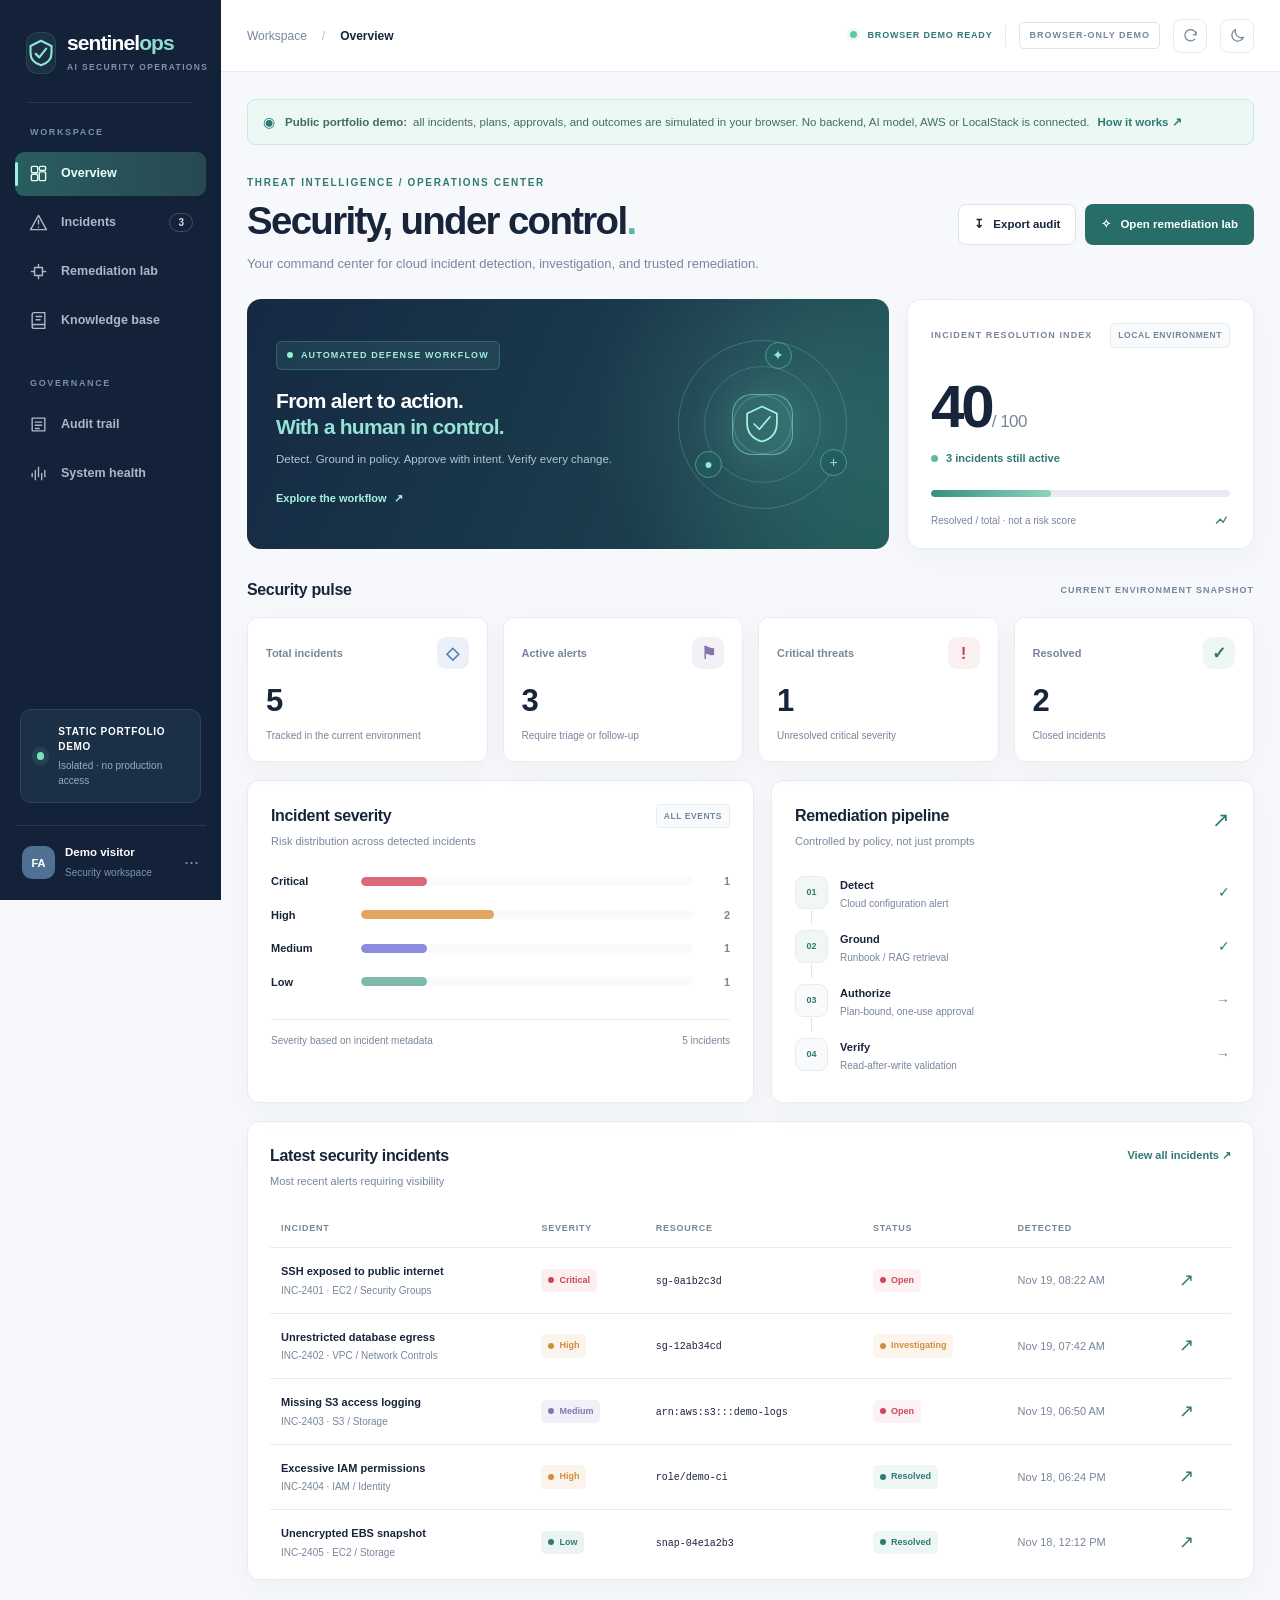
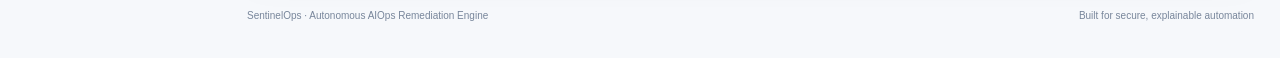
<file: portfolio/public/index.html>
<!doctype html>
<html lang="en" data-theme="light">
<head>
  <meta charset="utf-8">
  <meta name="viewport" content="width=device-width, initial-scale=1">
  <meta name="color-scheme" content="light dark">
  <meta name="description" content="SentinelOps browser-only portfolio preview of an AI-assisted cloud remediation lab. Simulated incidents, no cloud connection.">
  <title>SentinelOps — AIOps Remediation Lab</title>
  <link rel="icon" href="./favicon.svg" type="image/svg+xml">
  <link rel="stylesheet" href="./styles.css">
  <script src="./demo-api.js" defer></script>
  <script src="./app.js" defer></script>
</head>
<body>
  <div class="shell">
    <aside class="sidebar" id="sidebar" aria-label="Main navigation">
      <div class="brand"><div class="brand-mark"><svg viewBox="0 0 32 32" aria-hidden="true"><path d="M16 2L28 8v8c0 8-5 12-12 14C9 28 4 24 4 16V8L16 2Z" fill="none" stroke="currentColor" stroke-width="2.4"/><path d="M10 17l4 4 8-10" fill="none" stroke="currentColor" stroke-width="2.5" stroke-linecap="round" stroke-linejoin="round"/></svg></div><div><span class="brand-name">sentinel<span>ops</span></span><span class="brand-sub">AI SECURITY OPERATIONS</span></div></div>
      <div class="nav-divider"></div>
      <p class="nav-label">WORKSPACE</p>
      <nav class="nav-menu">
        <button class="nav-link active" data-page="overview" aria-current="page"><span class="nav-icon"><svg viewBox="0 0 24 24"><rect x="3" y="3" width="8" height="8" rx="1.5"/><rect x="13" y="3" width="8" height="5" rx="1.5"/><rect x="13" y="10" width="8" height="11" rx="1.5"/><rect x="3" y="13" width="8" height="8" rx="1.5"/></svg></span>Overview</button>
        <button class="nav-link" data-page="incidents"><span class="nav-icon"><svg viewBox="0 0 24 24"><path d="M12 3 2 21h20L12 3Z"/><path d="M12 9v5m0 4h.01"/></svg></span>Incidents <span class="nav-count" id="nav-count">—</span></button>
        <button class="nav-link" data-page="remediation"><span class="nav-icon"><svg viewBox="0 0 24 24"><path d="M7 7h10v10H7z"/><path d="M12 3v4m0 10v4M3 12h4m10 0h4"/></svg></span>Remediation lab</button>
        <button class="nav-link" data-page="runbooks"><span class="nav-icon"><svg viewBox="0 0 24 24"><path d="M4 19.5A2.5 2.5 0 0 1 6.5 17H20M6.5 2H20v20H6.5A2.5 2.5 0 0 1 4 19.5v-15A2.5 2.5 0 0 1 6.5 2Z"/><path d="M9 7h7M9 11h5"/></svg></span>Knowledge base</button>
      </nav>
      <p class="nav-label second-label">GOVERNANCE</p>
      <nav class="nav-menu">
        <button class="nav-link" data-page="audit"><span class="nav-icon"><svg viewBox="0 0 24 24"><path d="M4 4h16v16H4zM8 9h8M8 13h8M8 17h5"/></svg></span>Audit trail</button>
        <button class="nav-link" data-page="health"><span class="nav-icon"><svg viewBox="0 0 24 24"><path d="M4 16v-4m4 8V8m4 8V4m4 16v-8m4 4v-8"/></svg></span>System health</button>
      </nav>
      <div class="side-spacer"></div>
      <div class="sidebar-mode"><span class="side-dot"></span><div><strong id="side-mode">DEMO ENVIRONMENT</strong><small>Isolated · no production access</small></div></div>
      <div class="sidebar-footer"><div class="avatar">FA</div><div class="operator"><strong>Demo visitor</strong><small>Security workspace</small></div><span class="footer-more">···</span></div>
    </aside>

    <div class="main-wrap">
      <header class="topbar"><div class="top-left"><button class="icon-button menu-toggle" id="menu-toggle" aria-label="Toggle navigation"><svg viewBox="0 0 24 24"><path d="M4 6h16M4 12h16M4 18h16"/></svg></button><span class="top-path">Workspace</span><span class="chevron">/</span><strong id="breadcrumb">Overview</strong></div><div class="top-right"><span class="uptime"><span class="ping"></span> BROWSER DEMO READY</span><span class="header-sep"></span><span class="env-pill" id="env-pill">BROWSER-ONLY DEMO</span><button class="icon-button" id="refresh-btn" aria-label="Refresh dashboard" title="Refresh dashboard"><svg viewBox="0 0 24 24"><path d="M20 11a8 8 0 1 0-2 6m2-10v4h-4"/></svg></button><button class="icon-button" id="theme-toggle" aria-label="Toggle color theme" title="Toggle theme"><svg viewBox="0 0 24 24"><path d="M20.5 14.5a8.5 8.5 0 0 1-11-11 8.5 8.5 0 1 0 11 11Z"/></svg></button></div></header>
      <main class="main-content" id="main-content">
        <div class="demo-banner" id="demo-banner"><span class="demo-icon">◉</span><strong>Public portfolio demo:</strong> all incidents, plans, approvals, and outcomes are simulated in your browser. No backend, AI model, AWS or LocalStack is connected. <button id="about-mode" class="text-button">How it works <span>↗</span></button></div>
        <section class="page active" id="page-overview" aria-label="Overview">
          <div class="intro-header"><div><p class="eyebrow">THREAT INTELLIGENCE / OPERATIONS CENTER</p><h1>Security, under control<span class="period">.</span></h1><p class="subtitle">Your command center for cloud incident detection, investigation, and trusted remediation.</p></div><div class="intro-actions"><button class="button button-outline" id="export-report"><span>↧</span> Export audit</button><button class="button button-primary" data-action="go-remediation"><span>✧</span> Open remediation lab</button></div></div>
          <div class="overview-grid"><div class="hero-spot"><div class="hero-copy"><div class="hero-label"><span class="hero-live"></span> AUTOMATED DEFENSE WORKFLOW</div><h2>From alert to action.<br><em>With a human in control.</em></h2><p>Detect. Ground in policy. Approve with intent. Verify every change.</p><button class="hero-link" data-action="go-remediation">Explore the workflow <span>↗</span></button></div><div class="hero-orbit" aria-hidden="true"><div class="orbit orbit-1"></div><div class="orbit orbit-2"></div><div class="orbit orbit-3"></div><div class="orbit-center"><svg viewBox="0 0 48 48"><path d="M24 4 41 12v11c0 11-7 18-17 21C14 41 7 34 7 23V12L24 4Z"/><path d="m15 24 6 6 12-14"/></svg></div><span class="orbit-node node-a">✦</span><span class="orbit-node node-b">+</span><span class="orbit-node node-c">●</span></div></div><div class="posture-card"><div class="posture-top"><span class="small-label">SECURITY POSTURE</span><span class="tag tag-neutral">LOCAL ENVIRONMENT</span></div><div class="posture-number" id="posture-score">—<span>/ 100</span></div><p class="posture-status"><span class="posture-dot"></span> <span id="posture-copy">Evaluating incident posture</span></p><div class="posture-meter"><span id="posture-fill"></span></div><div class="posture-bottom"><span id="posture-caption">Based on local incident status</span><svg viewBox="0 0 24 24"><path d="m6 16 5-5 4 4 4-7"/></svg></div></div></div>
          <div class="section-line"><h3>Security pulse</h3><span class="section-note">CURRENT ENVIRONMENT SNAPSHOT</span></div>
          <div class="stat-grid" id="stat-grid"><div class="stat-card skeleton"></div><div class="stat-card skeleton"></div><div class="stat-card skeleton"></div><div class="stat-card skeleton"></div></div>
          <div class="two-col"><div class="panel distribution-panel"><div class="panel-head"><div><h3>Incident severity</h3><p>Risk distribution across detected incidents</p></div><span class="tag tag-neutral">ALL EVENTS</span></div><div class="distribution" id="severity-chart"></div><div class="panel-foot"><span>Severity based on incident metadata</span><span id="severity-total">— incidents</span></div></div><div class="panel workflow-panel"><div class="panel-head"><div><h3>Remediation pipeline</h3><p>Controlled by policy, not just prompts</p></div><div class="workflow-topicon">↗</div></div><div class="workflow-steps"><div class="workflow-step"><span class="step-icon step-detect">01</span><div><strong>Detect</strong><p>Cloud configuration alert</p></div><span class="step-right">✓</span></div><div class="workflow-step"><span class="step-icon step-retrieve">02</span><div><strong>Ground</strong><p>Runbook / RAG retrieval</p></div><span class="step-right">✓</span></div><div class="workflow-step"><span class="step-icon step-authorize">03</span><div><strong>Authorize</strong><p>Plan-bound, one-use approval</p></div><span class="step-right arrow-right">→</span></div><div class="workflow-step"><span class="step-icon step-verify">04</span><div><strong>Verify</strong><p>Read-after-write validation</p></div><span class="step-right arrow-right">→</span></div></div></div></div>
          <div class="panel incidents-overview"><div class="panel-head"><div><h3>Latest security incidents</h3><p>Most recent alerts requiring visibility</p></div><button class="link-button" data-page="incidents">View all incidents <span>↗</span></button></div><div class="table-scroll"><table class="data-table"><thead><tr><th>INCIDENT</th><th>SEVERITY</th><th>RESOURCE</th><th>STATUS</th><th>DETECTED</th><th></th></tr></thead><tbody id="recent-incidents"></tbody></table></div></div>
          <div class="footer-note"><span>SentinelOps · Autonomous AIOps Remediation Engine</span><span>Built for secure, explainable automation</span></div>
        </section>

        <section class="page" id="page-incidents" aria-label="Incidents">
          <div class="page-heading"><div><p class="eyebrow">DETECTION & TRIAGE</p><h1>Incident center<span class="period">.</span></h1><p class="subtitle">Investigate alert context, identify risk, and start a controlled response.</p></div><button class="button button-outline" id="refresh-incidents">⟳ Refresh incidents</button></div>
          <div class="filter-bar"><label class="search-input"><svg viewBox="0 0 24 24"><circle cx="11" cy="11" r="7"/><path d="m16 16 5 5"/></svg><input type="search" id="incident-search" placeholder="Search incidents, resources, services…" autocomplete="off"></label><div class="filter-buttons" id="severity-filters"><button class="filter-pill selected" data-severity="All">All</button><button class="filter-pill" data-severity="Critical">Critical</button><button class="filter-pill" data-severity="High">High</button><button class="filter-pill" data-severity="Medium">Medium</button><button class="filter-pill" data-severity="Low">Low</button></div></div>
          <div class="panel full-incidents"><div class="table-scroll"><table class="data-table"><thead><tr><th>INCIDENT / SOURCE</th><th>SEVERITY</th><th>RESOURCE</th><th>STATUS</th><th>DETECTED</th><th>RESPONSE</th></tr></thead><tbody id="all-incidents"></tbody></table></div><div class="empty-state hidden" id="no-incidents">No incidents match these filters.</div></div><div class="helper-note">Select any incident to open its investigation details. Only approved SSH playbooks support automated remediation in this version.</div>
        </section>

        <section class="page" id="page-remediation" aria-label="Remediation lab">
          <div class="page-heading"><div><p class="eyebrow">HUMAN-IN-THE-LOOP / CONTROLLED EXECUTION</p><h1>Remediation lab<span class="period">.</span></h1><p class="subtitle">Every action is scoped, reviewed, approved, and verified.</p></div><span class="tag tag-safe">● APPROVAL REQUIRED</span></div>
          <div class="lab-banner"><span class="lab-icon">⌁</span><div><strong>No cloud changes are possible in this public demo.</strong><p>This public preview demonstrates incident triage and plan-bound approvals using mock data. The actual Python / LocalStack lab runs locally and is not exposed here.</p></div></div>
          <div class="remediation-layout"><div class="remediation-main"><div class="panel incident-target"><div class="panel-head"><div><h3>01 · Select incident</h3><p>Choose an actionable alert to investigate</p></div><span class="tiny-counter">STEP 1 OF 3</span></div><label class="input-label" for="target-select">TARGET INCIDENT</label><select id="target-select" class="field"></select><div id="target-summary" class="target-summary"></div><button class="button button-primary" id="generate-plan">✧ Generate remediation plan</button></div><div class="panel plan-panel"><div class="panel-head"><div><h3>02 · Change proposal</h3><p>Review the exact operation before authorization</p></div><span class="tiny-counter">STEP 2 OF 3</span></div><div id="plan-output" class="placeholder-block"><div class="placeholder-illustration">⌘</div><strong>No plan generated</strong><p>Select an incident and generate a deterministic, runbook-grounded plan.</p></div></div></div><div class="remediation-side"><div class="panel approval-panel"><div class="panel-head"><div><h3>03 · Human approval</h3><p>Explicit authorization for one plan</p></div><span class="tiny-counter">STEP 3 OF 3</span></div><div class="security-callout"><span>◈</span><div><strong>Safety checkpoint</strong><p>Approval is tied to this plan and expires in 2 minutes. Each token can execute only once.</p></div></div><label class="input-label" for="approval-phrase">TYPE TO CONFIRM</label><div class="approval-hint" id="approval-hint">Generate a plan to see the exact phrase.</div><input id="approval-phrase" class="field" type="text" placeholder="Approval phrase" autocomplete="off" spellcheck="false" disabled><label class="confirm-row"><input type="checkbox" id="approve-check" disabled><span>I reviewed the target resource, scope, and expected change.</span></label><button id="approve-plan" class="button button-outline button-full" disabled>Authorize plan</button><button id="execute-plan" class="button button-primary button-full" disabled>Execute approved remediation ↗</button><div id="execution-result" role="status"></div></div><div class="panel runbook-snippet"><div class="panel-head"><div><h3>Policy grounding</h3><p>Evidence for the proposed action</p></div><span class="mini-book">▤</span></div><p id="runbook-source">Runbook retrieval happens during analysis.</p><button class="link-button" data-page="runbooks">Open knowledge base ↗</button></div></div></div>
        </section>

        <section class="page" id="page-runbooks" aria-label="Knowledge base"><div class="page-heading"><div><p class="eyebrow">RAG / STANDARD OPERATING PROCEDURES</p><h1>Knowledge base<span class="period">.</span></h1><p class="subtitle">Operational guidance comes from documented policy, not ungrounded model output.</p></div><button class="button button-outline" id="reload-runbook">⟳ Reload</button></div><div class="panel kb-panel"><div class="kb-header"><div class="kb-icon">▤</div><div><h3 id="kb-title">Security incident response</h3><p id="kb-source">Checking runbook source…</p></div><span class="tag tag-safe" id="kb-mode">LOCAL SOURCE</span></div><div class="kb-divider"></div><div class="kb-notice">Retrieval content is advisory and cannot authorize infrastructure changes. The deterministic playbook is the only execution path.</div><pre class="kb-body" id="kb-body">Loading…</pre></div></section>

        <section class="page" id="page-audit" aria-label="Audit trail"><div class="page-heading"><div><p class="eyebrow">TRACEABILITY / GOVERNANCE</p><h1>Audit trail<span class="period">.</span></h1><p class="subtitle">A transparent event history for plan creation, authorization, and execution.</p></div><button class="button button-outline" id="export-audit">↧ Export CSV</button></div><div class="panel"><div class="table-scroll"><table class="data-table"><thead><tr><th>TIME (UTC)</th><th>EVENT</th><th>RESOURCE</th><th>OUTCOME</th><th>DETAIL</th></tr></thead><tbody id="audit-table"></tbody></table></div></div><div class="helper-note">Public-demo audit events exist only in this browser tab. They are not server logs and reset on page reload. The local Python lab has a separate API and security boundary.</div></section>

        <section class="page" id="page-health" aria-label="System health"><div class="page-heading"><div><p class="eyebrow">OBSERVABILITY / RUNTIME</p><h1>System health<span class="period">.</span></h1><p class="subtitle">Inspect environment configuration and the trust boundaries of this local lab.</p></div><button class="button button-outline" id="health-refresh">⟳ Check status</button></div><div class="health-grid" id="health-grid"></div><div class="panel safety-panel"><div class="panel-head"><div><h3>Safety architecture</h3><p>Purpose-built boundaries for this portfolio implementation</p></div><span class="tag tag-safe">DEFENSE IN DEPTH</span></div><div class="safety-grid"><div><span>01</span><strong>No backend access</strong><p>This public version contains only static files and in-browser sample data.</p></div><div><span>02</span><strong>Allowlisted actions</strong><p>Only sample SSH rule changes are simulated; no cloud execution exists here.</p></div><div><span>03</span><strong>Plan-specific consent</strong><p>A client-side example demonstrates exact confirmation and expiring one-use approval.</p></div><div><span>04</span><strong>Verification mandatory</strong><p>Sample status changes are checked in browser memory, not against a cloud API.</p></div></div></div><div class="panel mode-panel"><div><h3>Simulation controls</h3><p>Restore the browser-only scenario and invalidate pending simulated approvals.</p></div><button id="reset-demo" class="button button-outline">Reset demo scenario</button></div></section>
      </main>
    </div>
  </div>
  <div class="drawer-backdrop hidden" id="drawer-backdrop"></div><aside class="detail-drawer hidden" id="detail-drawer" role="dialog" aria-modal="true" aria-labelledby="drawer-title"><button class="icon-button drawer-close" id="drawer-close" aria-label="Close incident details">×</button><div id="drawer-content"></div></aside>
  <div class="toast-stack" id="toast-stack" aria-live="polite"></div>
  <div class="mobile-overlay hidden" id="mobile-overlay"></div>
</body>
</html>
</file>
<file: portfolio/public/styles.css>
:root{--bg:#f6f8fb;--surface:#fff;--surface-2:#f8fafc;--text:#18243a;--muted:#78869b;--line:#e8ecf2;--line-2:#dce3ec;--accent:#317a73;--accent-dark:#205b56;--teal:#3c9f91;--nav:#142239;--nav-border:#293b53;--nav-text:#aab8ca;--shadow:0 9px 30px rgba(28,45,70,.035);--danger:#cc4858;--warn:#d48d3d;--blue:#4f81b7;--purple:#8874ad}
html[data-theme=dark]{--bg:#0f1929;--surface:#172439;--surface-2:#1c2c43;--text:#eef4f9;--muted:#9aadc4;--line:#2d3c51;--line-2:#385066;--accent:#7ad7c5;--accent-dark:#a1e8d9;--teal:#7ad7c5;--nav:#101b2c;--nav-border:#26384e;--nav-text:#a8bad0;--shadow:0 14px 36px rgba(0,0,0,.1);--danger:#f07b87;--warn:#efb866;--blue:#92b8e8;--purple:#baabe1}
*{box-sizing:border-box}body{margin:0;background:var(--bg);font-family:Inter,-apple-system,BlinkMacSystemFont,"Segoe UI",sans-serif;font-size:14px;line-height:1.5;color:var(--text);-webkit-font-smoothing:antialiased}button,input,select{font:inherit}button{cursor:pointer}button:disabled{opacity:.44;cursor:not-allowed}button:focus-visible,input:focus-visible,select:focus-visible{outline:3px solid #75cfc3;outline-offset:3px}svg{width:20px;height:20px;fill:none;stroke:currentColor;stroke-width:1.75;stroke-linecap:round;stroke-linejoin:round}h1,h2,h3,p{margin-top:0}h1{font-size:clamp(29px,3vw,39px);line-height:1.18;font-weight:745;letter-spacing:-1.65px;margin:8px 0 10px}h2{letter-spacing:-.9px}h3{font-weight:700;letter-spacing:-.35px;font-size:16px;margin:0}p{margin-bottom:0}.hidden{display:none!important}.shell{display:flex;min-height:100vh}.sidebar{width:248px;flex-shrink:0;min-height:100vh;background:var(--nav);color:#fff;padding:30px 15px 18px;display:flex;flex-direction:column;position:sticky;top:0;height:100vh;z-index:20}.brand{display:flex;align-items:center;gap:11px;padding:0 11px}.brand-mark{width:39px;height:42px;display:grid;place-items:center;color:#8de6d5;background:rgba(117,215,195,.08);border:1px solid rgba(135,230,210,.13);border-radius:12px}.brand-mark svg{width:28px;height:28px}.brand-name{display:block;font-size:21px;font-weight:760;line-height:1.2;letter-spacing:-.9px}.brand-name span{color:#90dcd0}.brand-sub{font-size:8.5px;letter-spacing:1.35px;color:#7e91ad;font-weight:800;white-space:nowrap}.nav-divider{height:1px;background:var(--nav-border);margin:26px 13px 23px}.nav-label{font-size:9px;letter-spacing:1.65px;color:#7790aa;font-weight:800;margin:0 15px 12px}.nav-label.second-label{margin-top:34px}.nav-menu{display:grid;gap:5px}.nav-link{display:flex;gap:13px;align-items:center;width:100%;height:44px;border-radius:9px;border:0;background:transparent;color:var(--nav-text);padding:0 13px;text-align:left;font-size:12.5px;font-weight:570;letter-spacing:.02px;position:relative}.nav-link:hover{color:white;background:#20334c}.nav-link.active{color:#effffb;background:linear-gradient(90deg,#285e60,#284852);font-weight:680}.nav-link.active:before{content:"";position:absolute;left:0;top:10px;bottom:10px;width:3px;border-radius:4px;background:#9af1dd}.nav-icon{display:grid;place-items:center;flex:0 0 20px}.nav-icon svg{width:19px;height:19px}.nav-count{margin-left:auto;padding:1px 8px;border:1px solid #3c5168;border-radius:15px;font-size:10px;color:#d1dde7}.side-spacer{flex:1}.sidebar-mode{background:#1b3047;border:1px solid #2c4559;border-radius:11px;display:flex;align-items:center;gap:10px;padding:14px 12px;margin:12px 5px 22px}.side-dot{width:8px;height:8px;background:#7de0bd;border-radius:50%;box-shadow:0 0 0 5px rgba(125,224,189,.1);margin:0 4px}.sidebar-mode strong{display:block;font-size:10px;letter-spacing:.7px}.sidebar-mode small{display:block;font-size:10px;color:#91acc0;margin-top:4px}.sidebar-footer{display:flex;align-items:center;border-top:1px solid var(--nav-border);padding:18px 7px 0;gap:10px}.avatar{height:33px;width:33px;border-radius:10px;background:#4f7294;color:#fff;display:grid;place-items:center;font-weight:750;font-size:11px}.operator{flex:1}.operator strong{display:block;font-size:11.5px}.operator small{color:#7d94ad;font-size:10px}.footer-more{font-size:18px;color:#7d94ad}.main-wrap{min-width:0;flex:1}.topbar{height:72px;background:var(--surface);border-bottom:1px solid var(--line);display:flex;align-items:center;justify-content:space-between;padding:0 44px;gap:16px}.top-left,.top-right{display:flex;align-items:center;gap:15px}.top-path,.chevron{color:var(--muted);font-size:12px}.top-left strong{font-size:12px;font-weight:660}.chevron{opacity:.5}.top-right{gap:13px}.uptime{font-size:9px;letter-spacing:.8px;font-weight:750;color:var(--accent);white-space:nowrap}.ping{display:inline-block;background:#60c7ad;border-radius:50%;width:7px;height:7px;margin-right:7px;box-shadow:0 0 0 3px rgba(96,199,173,.12)}.header-sep{height:22px;background:var(--line);width:1px}.env-pill{border:1px solid var(--line-2);color:var(--muted);font-size:9px;letter-spacing:1px;border-radius:5px;padding:6px 9px;font-weight:800;white-space:nowrap}.icon-button{width:34px;height:34px;border:1px solid var(--line);display:grid;place-items:center;color:var(--muted);background:var(--surface);border-radius:9px}.icon-button:hover{color:var(--accent);border-color:var(--accent)}.icon-button svg{width:17px;height:17px}.menu-toggle{display:none}.main-content{max-width:1580px;margin:0 auto;padding:27px 43px 40px}.demo-banner{border:1px solid #cbe7e0;background:#ecf8f3;color:#416c65;border-radius:8px;font-size:11.5px;line-height:1.6;padding:11px 15px;margin-bottom:30px;display:flex;gap:6px;align-items:center;flex-wrap:wrap}html[data-theme=dark] .demo-banner{border-color:#286451;background:#153b38;color:#c2e9e1}.demo-icon{font-size:14px;margin-right:4px;color:var(--accent)}.text-button{border:0;background:none;color:var(--accent);padding:0 2px;font-size:11.5px;font-weight:730}.text-button:hover{text-decoration:underline}.intro-header,.page-heading{display:flex;justify-content:space-between;align-items:center;gap:20px;margin-bottom:26px}.eyebrow{font-size:10px;letter-spacing:1.65px;color:var(--accent);font-weight:800}.subtitle{font-size:13px;color:var(--muted);max-width:700px}.period{color:#58b8a5}.intro-actions{display:flex;gap:9px;white-space:nowrap}.button{border:1px solid transparent;border-radius:8px;padding:11px 15px;font-size:11.5px;font-weight:720;display:inline-flex;align-items:center;justify-content:center;gap:9px;min-height:39px;transition:background .15s,transform .15s}.button:not(:disabled):active{transform:translateY(1px)}.button-primary{background:#276e69;color:white}.button-primary:not(:disabled):hover{background:#205750}.button-outline{border-color:var(--line-2);background:var(--surface);color:var(--text)}.button-outline:not(:disabled):hover{border-color:var(--accent);color:var(--accent)}.button-full{width:100%;margin-top:11px}.overview-grid{display:grid;grid-template-columns:minmax(0,1.85fr) minmax(245px,1fr);gap:18px}.hero-spot{background:linear-gradient(112deg,#152943,#1b3d4c 65%,#215b59);min-height:244px;border-radius:14px;color:#fff;padding:29px 29px;display:flex;align-items:center;justify-content:space-between;position:relative;overflow:hidden}.hero-spot:after{content:"";position:absolute;inset:0;background:radial-gradient(circle at 84% 46%,rgba(128,225,207,.16),transparent 36%);pointer-events:none}.hero-copy{z-index:1}.hero-label{display:inline-flex;gap:8px;align-items:center;background:rgba(132,223,202,.1);border:1px solid rgba(147,232,211,.2);color:#a5eadc;letter-spacing:1.1px;font-size:9px;font-weight:790;padding:7px 10px;border-radius:6px;margin-bottom:18px}.hero-live{height:6px;width:6px;border-radius:50%;background:#93f1d4}.hero-spot h2{font-size:clamp(19px,2vw,27px);line-height:1.25;margin:0 0 10px;letter-spacing:-.7px;font-weight:720}.hero-spot h2 em{font-style:normal;color:#95e3d5}.hero-spot p{color:#b1c5d0;font-size:11.5px;margin-bottom:19px}.hero-link{border:0;background:transparent;color:#a9f2e1;font-size:11px;font-weight:750;padding:0}.hero-link span{margin-left:4px}.hero-orbit{width:215px;height:215px;flex:0 0 215px;position:relative;margin-right:10px}.orbit{position:absolute;border:1px solid rgba(141,221,204,.25);border-radius:50%;inset:3px}.orbit-2{inset:29px;border-color:rgba(141,221,204,.22)}.orbit-3{inset:58px;border-color:rgba(141,221,204,.35)}.orbit-center{position:absolute;inset:74px;border-radius:20px;display:grid;place-items:center;background:rgba(113,207,186,.13);border:1px solid rgba(153,239,219,.5);box-shadow:0 0 50px rgba(120,215,193,.2)}.orbit-center svg{width:42px;height:42px;color:#a5f6e4;stroke-width:2}.orbit-node{position:absolute;color:#8febd6;background:#1a4c52;border:1px solid #499486;border-radius:50%;display:grid;place-items:center;width:27px;height:27px}.node-a{top:5px;left:90px}.node-b{top:112px;right:3px}.node-c{bottom:34px;left:20px}.posture-card{padding:23px 23px 19px;background:var(--surface);border:1px solid var(--line);border-radius:14px;box-shadow:var(--shadow);display:flex;flex-direction:column}.posture-top,.posture-bottom{display:flex;justify-content:space-between;align-items:center;gap:8px}.small-label{font-size:9px;letter-spacing:1.1px;font-weight:800;color:var(--muted)}.tag{border-radius:5px;padding:5px 7px;font-size:8.5px;font-weight:820;letter-spacing:.55px;white-space:nowrap}.tag-neutral{background:var(--surface-2);color:var(--muted);border:1px solid var(--line)}.tag-safe{background:rgba(56,157,132,.09);color:var(--accent)}.posture-number{font-size:60px;font-weight:755;letter-spacing:-3px;line-height:1.2;margin:23px 0 7px}.posture-number span{font-size:17px;color:var(--muted);font-weight:450;letter-spacing:-.5px}.posture-status{color:var(--accent);font-size:11px;font-weight:730}.posture-dot{display:inline-block;background:#5dbb9a;width:7px;height:7px;border-radius:50%;margin-right:5px}.posture-meter{height:7px;background:var(--line);border-radius:10px;margin:24px 0 14px;overflow:hidden}.posture-meter span{display:block;height:100%;width:0;background:linear-gradient(90deg,#368f83,#8cd4bd);border-radius:10px;transition:width .6s}.posture-bottom{color:var(--muted);font-size:10px}.posture-bottom svg{color:var(--accent);width:18px;height:18px}.section-line{display:flex;justify-content:space-between;align-items:center;margin:29px 0 15px}.section-note{font-size:9px;color:var(--muted);font-weight:780;letter-spacing:1px}.stat-grid{display:grid;grid-template-columns:repeat(4,minmax(0,1fr));gap:15px}.stat-card{background:var(--surface);border:1px solid var(--line);padding:19px 18px 18px;border-radius:11px;min-height:142px;box-shadow:var(--shadow);position:relative}.stat-head{display:flex;justify-content:space-between;align-items:center;gap:6px;color:var(--muted);font-size:11px;font-weight:660}.stat-icon{width:32px;height:32px;border-radius:9px;background:var(--surface-2);display:grid;place-items:center;font-size:17px}.stat-icon.red{background:rgba(215,85,100,.09);color:var(--danger)}.stat-icon.blue{background:rgba(80,127,190,.11);color:var(--blue)}.stat-icon.green{background:rgba(85,173,141,.10);color:var(--accent)}.stat-icon.purple{background:rgba(136,116,173,.10);color:var(--purple)}.stat-number{font-size:31px;font-weight:740;letter-spacing:-1.2px;margin-top:15px;line-height:1.1}.stat-foot{font-size:10px;color:var(--muted);margin-top:9px}.stat-foot strong{color:var(--accent)}.two-col{display:grid;grid-template-columns:1.05fr 1fr;gap:17px;margin-top:18px}.panel{background:var(--surface);border:1px solid var(--line);border-radius:12px;box-shadow:var(--shadow);min-width:0}.distribution-panel,.workflow-panel{padding:23px 23px 17px;min-height:308px}.panel-head{display:flex;justify-content:space-between;align-items:flex-start;gap:12px;margin-bottom:20px}.panel-head p{color:var(--muted);font-size:11px;margin-top:5px}.distribution{display:grid;gap:17px;padding-top:4px}.dist-row{display:grid;grid-template-columns:78px 1fr 25px;gap:12px;align-items:center;font-size:11px}.dist-label{font-weight:620}.dist-track{height:9px;background:var(--surface-2);border-radius:15px;overflow:hidden}.dist-track span{display:block;height:100%;border-radius:15px;transition:width .5s}.dist-count{text-align:right;color:var(--muted);font-weight:700}.critical-bar{background:#d96a76}.high-bar{background:#e2a660}.medium-bar{background:#8d8bdb}.low-bar{background:#7fb9ac}.panel-foot{display:flex;justify-content:space-between;color:var(--muted);font-size:10px;margin-top:29px;padding-top:13px;border-top:1px solid var(--line)}.workflow-topicon{font-size:21px;color:var(--accent)}.workflow-steps{display:grid;gap:0}.workflow-step{display:flex;gap:12px;align-items:center;padding:5px 0 12px;position:relative}.workflow-step:not(:last-child):after{content:"";position:absolute;width:1px;height:14px;background:var(--line-2);left:16px;bottom:-1px}.step-icon{display:grid;place-items:center;flex:0 0 33px;height:33px;border-radius:9px;background:var(--surface-2);border:1px solid var(--line);font-size:9px;font-weight:800;color:var(--accent)}.step-detect,.step-retrieve{background:rgba(107,177,150,.10)}.workflow-step strong{font-size:11px}.workflow-step p{font-size:10px;color:var(--muted);margin-top:1px}.step-right{margin-left:auto;color:var(--accent)}.step-right.arrow-right{color:var(--muted)}.incidents-overview{margin-top:18px;padding:22px 22px 4px}.link-button{background:none;border:0;padding:3px 0;font-size:11px;font-weight:760;color:var(--accent);white-space:nowrap}.link-button:hover{text-decoration:underline}.table-scroll{overflow-x:auto}.data-table{width:100%;border-collapse:collapse;text-align:left;font-size:11px;white-space:nowrap}.data-table th{font-size:9px;letter-spacing:.75px;color:var(--muted);font-weight:800;padding:12px 11px;border-bottom:1px solid var(--line);background:var(--surface)}.data-table td{padding:15px 11px;border-bottom:1px solid var(--line);color:var(--muted);vertical-align:middle}.data-table tbody tr:last-child td{border-bottom:0}.data-table tbody tr:hover td{background:var(--surface-2)}.item-title{color:var(--text);font-weight:720;display:block}.item-sub{display:block;color:var(--muted);font-size:10px;margin-top:3px}.monospace{font-family:ui-monospace,SFMono-Regular,Consolas,monospace;font-size:10px;color:var(--text)}.sev-badge,.status-badge{display:inline-flex;gap:5px;align-items:center;border-radius:5px;padding:5px 7px;font-size:9px;font-weight:750}.sev-badge:before,.status-badge:before{content:"";width:6px;height:6px;border-radius:50%;background:currentColor}.sev-critical{background:rgba(218,80,93,.09);color:var(--danger)}.sev-high{background:rgba(218,147,70,.1);color:var(--warn)}.sev-medium{background:rgba(123,108,191,.10);color:var(--purple)}.sev-low{background:rgba(75,149,139,.10);color:var(--accent)}.status-open{background:rgba(214,80,95,.07);color:var(--danger)}.status-investigating{background:rgba(212,145,61,.09);color:var(--warn)}.status-resolved{background:rgba(80,168,139,.09);color:var(--accent)}.table-arrow{background:transparent;border:0;color:var(--accent);font-size:18px}.footer-note{display:flex;justify-content:space-between;color:var(--muted);font-size:10px;margin-top:28px}.page{display:none}.page.active{display:block}.page-heading{margin:8px 0 29px}.filter-bar{display:flex;align-items:center;gap:18px;justify-content:space-between;margin-bottom:19px}.search-input{display:flex;gap:8px;align-items:center;background:var(--surface);border:1px solid var(--line);border-radius:9px;padding:0 12px;min-width:280px;width:370px}.search-input svg{width:17px;color:var(--muted)}.search-input input{border:0;outline:0;background:none;color:var(--text);font-size:12px;width:100%;height:41px}.search-input input::placeholder{color:var(--muted)}.filter-buttons{display:flex;gap:7px;flex-wrap:wrap}.filter-pill{border:1px solid var(--line);background:var(--surface);padding:8px 12px;border-radius:7px;color:var(--muted);font-size:11px}.filter-pill.selected{border-color:var(--accent);background:rgba(60,155,136,.09);color:var(--accent);font-weight:740}.full-incidents{padding:6px 13px 7px}.full-incidents .data-table td{padding-top:20px;padding-bottom:20px}.empty-state{padding:35px;text-align:center;color:var(--muted)}.helper-note{margin:19px 0;font-size:11px;color:var(--muted)}.lab-banner{display:flex;gap:13px;align-items:center;border-radius:10px;padding:16px 19px;background:#eaf7f3;border:1px solid #cfebe1;color:#285a53;margin-bottom:20px}.lab-banner strong{font-size:12px}.lab-banner p{font-size:11px;margin-top:2px;color:#5d8377}html[data-theme=dark] .lab-banner{background:#183d3a;border-color:#2c6558;color:#d5f6ef}html[data-theme=dark] .lab-banner p{color:#a2c7bf}.lab-icon{font-size:25px}.remediation-layout{display:grid;grid-template-columns:minmax(0,1.4fr) minmax(300px,.8fr);gap:18px}.remediation-main,.remediation-side{display:grid;align-content:start;gap:17px}.incident-target,.plan-panel,.approval-panel,.runbook-snippet{padding:24px}.tiny-counter{font-size:9px;letter-spacing:.8px;font-weight:800;color:var(--muted)}.input-label{display:block;margin:19px 0 8px;font-size:9px;letter-spacing:1.1px;color:var(--muted);font-weight:800}.field{width:100%;border:1px solid var(--line-2);border-radius:8px;background:var(--surface);color:var(--text);padding:11px 12px;min-height:42px;font-size:12px;outline:0}.field:focus{border-color:var(--accent)}.target-summary{margin:15px 0;display:grid;gap:7px;font-size:11px;color:var(--muted)}.target-summary strong{color:var(--text)}.placeholder-block{background:var(--surface-2);border:1px dashed var(--line-2);border-radius:9px;padding:36px 20px;display:grid;justify-items:center;text-align:center;color:var(--muted)}.placeholder-illustration{font-size:36px;color:var(--accent);margin-bottom:11px}.placeholder-block strong{color:var(--text);font-size:13px}.placeholder-block p{max-width:260px;font-size:11px;margin-top:8px}.security-callout{display:flex;gap:10px;padding:12px;background:var(--surface-2);border-radius:8px;border:1px solid var(--line)}.security-callout>span{font-size:24px;color:var(--accent);line-height:1.2}.security-callout strong{font-size:11px}.security-callout p{font-size:10px;color:var(--muted);line-height:1.6;margin-top:5px}.approval-hint{padding:9px 10px;border-radius:6px;background:var(--surface-2);border:1px solid var(--line);color:var(--muted);font:10px ui-monospace,SFMono-Regular,monospace;overflow-wrap:anywhere}.confirm-row{display:flex;align-items:flex-start;gap:9px;margin:15px 0 8px;color:var(--muted);font-size:11px;cursor:pointer}.confirm-row input{accent-color:#327c72;margin-top:2px}.runbook-snippet #runbook-source{font-size:11px;color:var(--muted);line-height:1.65;margin-bottom:12px}.mini-book{color:var(--accent);font-size:18px}.plan-detail{display:grid;gap:15px}.plan-state{display:flex;align-items:center;justify-content:space-between}.plan-operation{font-size:15px;font-weight:740}.plan-info{font-size:11px;color:var(--muted);line-height:1.65}.diff-grid{display:grid;grid-template-columns:1fr 1fr;gap:10px}.diff-box{border-radius:7px;background:var(--surface-2);padding:13px;min-width:0}.diff-box span{font-size:9px;font-weight:800;color:var(--muted);letter-spacing:.7px;display:block;margin-bottom:7px}.diff-box code{font:10px/1.6 ui-monospace,SFMono-Regular,monospace;overflow-wrap:anywhere}.diff-box.before{border:1px solid rgba(220,86,104,.27)}.diff-box.after{border:1px solid rgba(64,166,131,.3)}.plan-steps{list-style:none;margin:0;padding:0;display:grid;gap:10px}.plan-steps li{display:flex;gap:10px;font-size:11px;color:var(--muted)}.plan-steps li:before{content:"✓";display:grid;place-items:center;flex:0 0 18px;height:18px;border-radius:50%;background:rgba(77,165,133,.12);color:var(--accent);font-weight:800}.plan-source{font-size:10px;color:var(--muted);border-top:1px solid var(--line);padding-top:13px}.result-notice{border-radius:7px;padding:12px;font-size:11px;line-height:1.65;margin-top:15px;border:1px solid rgba(63,154,128,.32);color:var(--accent);background:rgba(77,165,133,.09)}.result-notice.error{color:var(--danger);border-color:rgba(206,84,95,.28);background:rgba(206,84,95,.07)}.kb-panel{padding:28px;max-width:950px}.kb-header{display:flex;align-items:center;gap:15px}.kb-header>div:nth-child(2){flex:1}.kb-header h3{font-size:17px}.kb-header p{color:var(--muted);font-size:11px;margin-top:4px}.kb-icon{width:47px;height:47px;display:grid;place-items:center;background:rgba(79,165,136,.1);border-radius:10px;color:var(--accent);font-size:26px}.kb-divider{height:1px;background:var(--line);margin:23px 0}.kb-notice{padding:12px 14px;border:1px solid var(--line);background:var(--surface-2);color:var(--muted);font-size:11px;border-radius:8px}.kb-body{white-space:pre-wrap;word-wrap:break-word;font-family:ui-monospace,SFMono-Regular,Consolas,monospace;font-size:12px;line-height:1.9;color:var(--text);padding:20px 2px;max-height:620px;overflow:auto}.health-grid{display:grid;grid-template-columns:repeat(3,1fr);gap:15px;margin-bottom:20px}.health-card{padding:19px;background:var(--surface);border:1px solid var(--line);border-radius:10px}.health-card .health-label{font-size:10px;letter-spacing:.7px;color:var(--muted);font-weight:780;text-transform:uppercase}.health-card strong{display:block;margin:10px 0 4px;font-size:16px;overflow-wrap:anywhere}.health-card small{color:var(--muted);font-size:10px}.health-icon{width:8px;height:8px;background:#61c6a4;display:inline-block;border-radius:50%;margin-right:7px}.safety-panel{padding:24px}.safety-grid{display:grid;grid-template-columns:repeat(4,1fr);gap:19px}.safety-grid>div{border-top:2px solid var(--line);padding-top:16px}.safety-grid span{display:block;color:var(--accent);font:800 11px ui-monospace,monospace;margin-bottom:11px}.safety-grid strong{font-size:12px}.safety-grid p{margin-top:8px;font-size:11px;color:var(--muted);line-height:1.6}.mode-panel{padding:20px 24px;display:flex;align-items:center;justify-content:space-between;margin-top:18px;gap:20px}.mode-panel h3{font-size:14px}.mode-panel p{font-size:11px;color:var(--muted);margin-top:5px}.drawer-backdrop{position:fixed;inset:0;background:rgba(10,22,37,.36);z-index:39}.detail-drawer{position:fixed;right:0;top:0;bottom:0;width:min(465px,100vw);background:var(--surface);z-index:40;box-shadow:-22px 0 75px rgba(13,28,47,.17);padding:41px 30px;overflow-y:auto}.drawer-close{position:absolute;right:27px;top:25px;font-size:24px}.drawer-eyebrow{font-size:10px;color:var(--accent);font-weight:800;letter-spacing:1.1px}.drawer-heading{font-size:25px;letter-spacing:-1px;line-height:1.2;margin:13px 0 14px}.drawer-desc{font-size:12px;color:var(--muted);line-height:1.8;margin:20px 0 27px}.drawer-meta{display:grid;grid-template-columns:1fr 1fr;gap:15px;margin:22px 0;padding:20px 0;border-top:1px solid var(--line);border-bottom:1px solid var(--line)}.drawer-meta label{display:block;font-size:9px;color:var(--muted);letter-spacing:.8px;font-weight:800;margin-bottom:7px}.drawer-meta strong{font-size:11px;overflow-wrap:anywhere}.drawer-section{font-size:11px;font-weight:800;letter-spacing:1px;color:var(--muted);margin:24px 0 10px}.toast-stack{position:fixed;right:25px;bottom:26px;z-index:60;display:grid;gap:9px;max-width:375px}.toast{border:1px solid var(--line);border-left:4px solid var(--accent);border-radius:8px;padding:12px 15px;background:var(--surface);color:var(--text);box-shadow:0 12px 40px rgba(0,0,0,.1);font-size:12px}.toast.error{border-left-color:var(--danger)}.toast button{float:right;border:0;background:none;color:var(--muted);margin-left:8px}.mobile-overlay{position:fixed;inset:0;z-index:19;background:rgba(0,0,0,.5)}.skeleton{animation:pulse 1.5s infinite}@keyframes pulse{0%,100%{opacity:.6}50%{opacity:1}}
@media(max-width:1350px){.main-content{padding:27px 26px 35px}.topbar{padding:0 26px}.sidebar{width:221px}.hero-orbit{width:175px;height:175px;flex-basis:175px}.orbit-center{inset:57px}.hero-spot{min-height:235px}.hero-spot h2{font-size:21px}}
@media(max-width:1100px){.overview-grid{grid-template-columns:1fr}.hero-spot{min-height:225px}.posture-card{min-height:180px}.posture-number{margin-top:10px;font-size:46px}.stat-grid{grid-template-columns:repeat(2,1fr)}.remediation-layout{grid-template-columns:1fr}.remediation-side{grid-template-columns:1fr 1fr}.intro-header{align-items:flex-start;flex-direction:column}.health-grid{grid-template-columns:repeat(2,1fr)}}
@media(max-width:840px){.sidebar{position:fixed;transform:translateX(-100%);transition:transform .2s}.sidebar.mobile-open{transform:translateX(0)}.menu-toggle{display:grid}.topbar{padding:0 20px}.main-content{padding:24px 19px}.uptime,.header-sep{display:none}.two-col{grid-template-columns:1fr}.remediation-side{grid-template-columns:1fr}.safety-grid{grid-template-columns:repeat(2,1fr)}.filter-bar{align-items:stretch;flex-direction:column}.search-input{width:100%}}
@media(max-width:600px){.topbar{height:62px}.top-right{gap:7px}.env-pill{font-size:8px;padding:5px}.top-path,.chevron{display:none}.main-content{padding:17px 13px 30px}.intro-header,.page-heading{gap:15px}.intro-actions{width:100%;flex-wrap:wrap}.intro-actions .button{flex:1}.hero-spot{min-height:250px;padding:22px}.hero-orbit{opacity:.28;position:absolute;right:-26px;top:25px}.hero-copy{position:relative;z-index:2}.hero-spot h2{font-size:23px}.stat-grid{gap:10px}.stat-card{padding:14px;min-height:129px}.stat-number{font-size:27px}.stat-head{font-size:10px}.stat-icon{height:26px;width:26px}.posture-card{padding:18px}.section-line{align-items:flex-end}.section-note{font-size:8px;text-align:right}.panel-head{gap:8px}.distribution-panel,.workflow-panel,.incident-target,.plan-panel,.approval-panel,.runbook-snippet{padding:19px}.footer-note{flex-direction:column;gap:5px}.safety-grid,.health-grid{grid-template-columns:1fr}.mode-panel{align-items:flex-start;flex-direction:column}.demo-banner{font-size:10.5px;margin-bottom:24px}.drawer-meta{gap:8px}}
</file>
